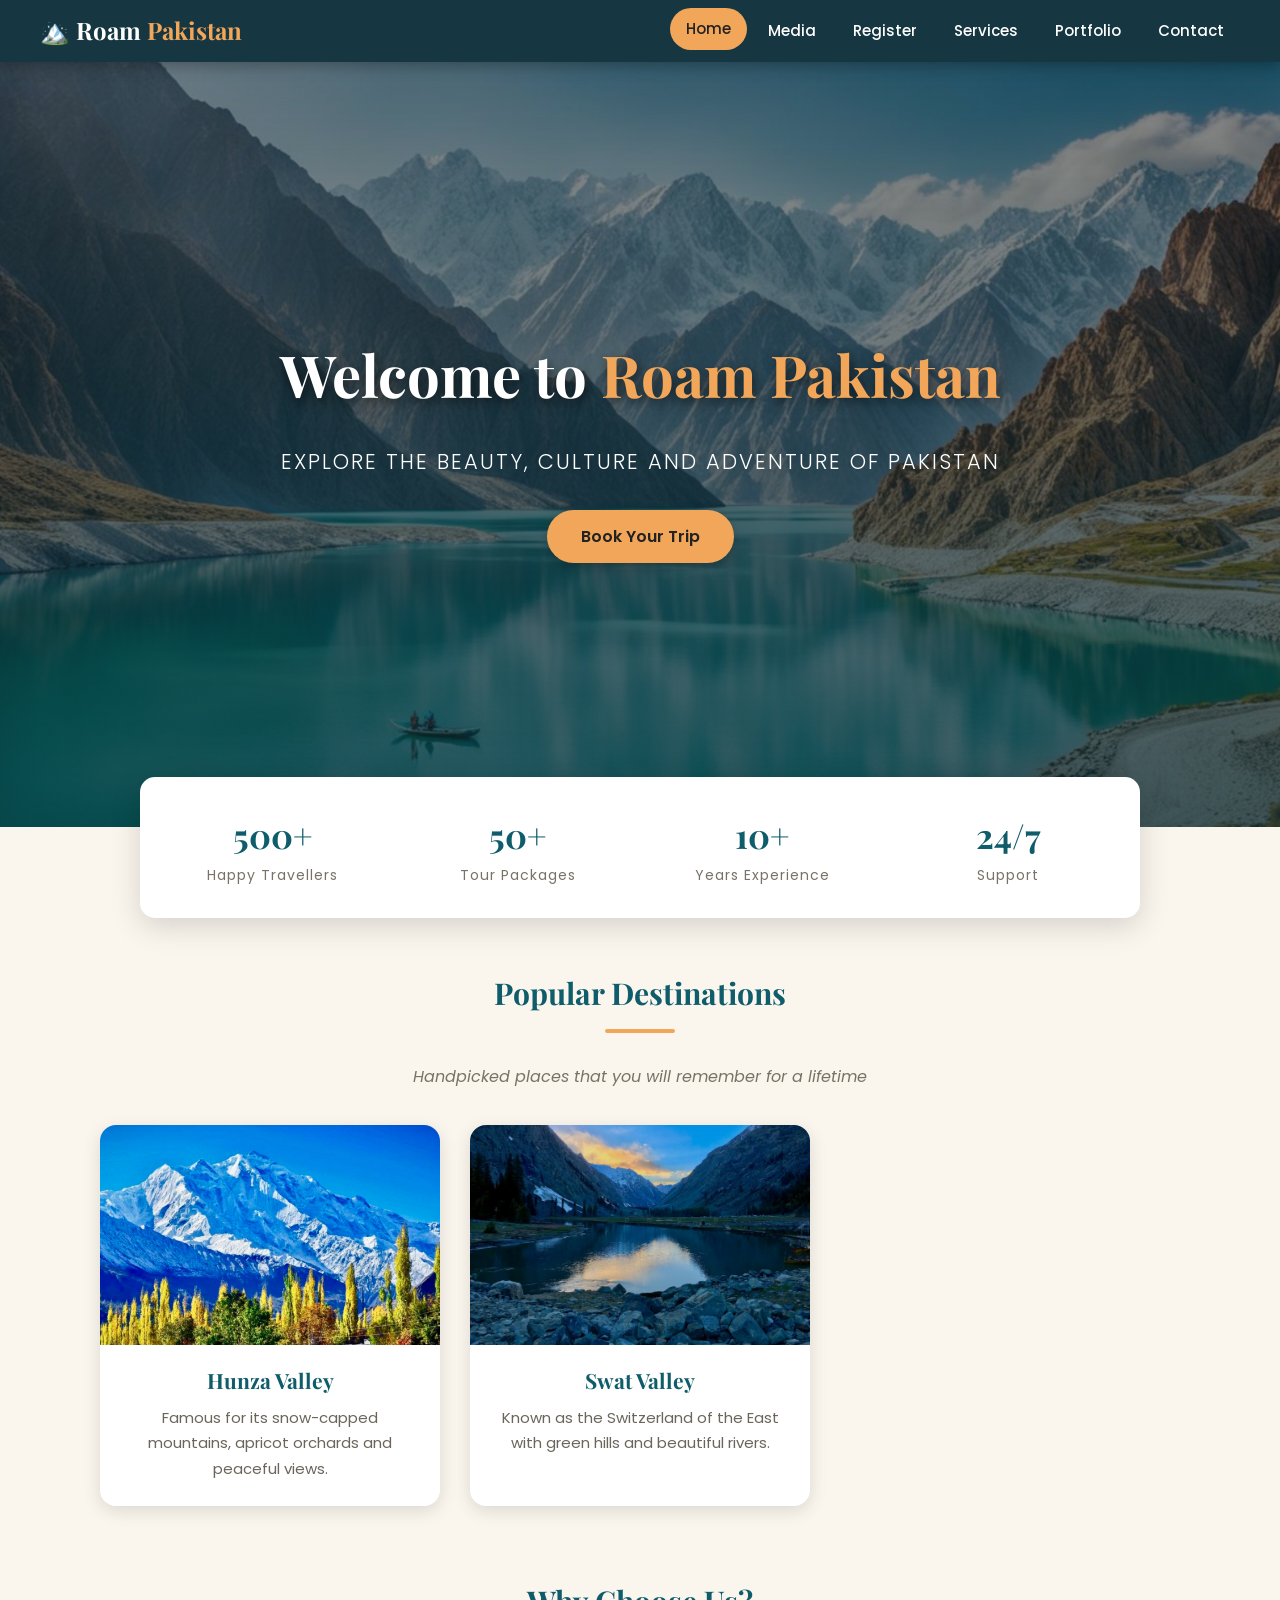
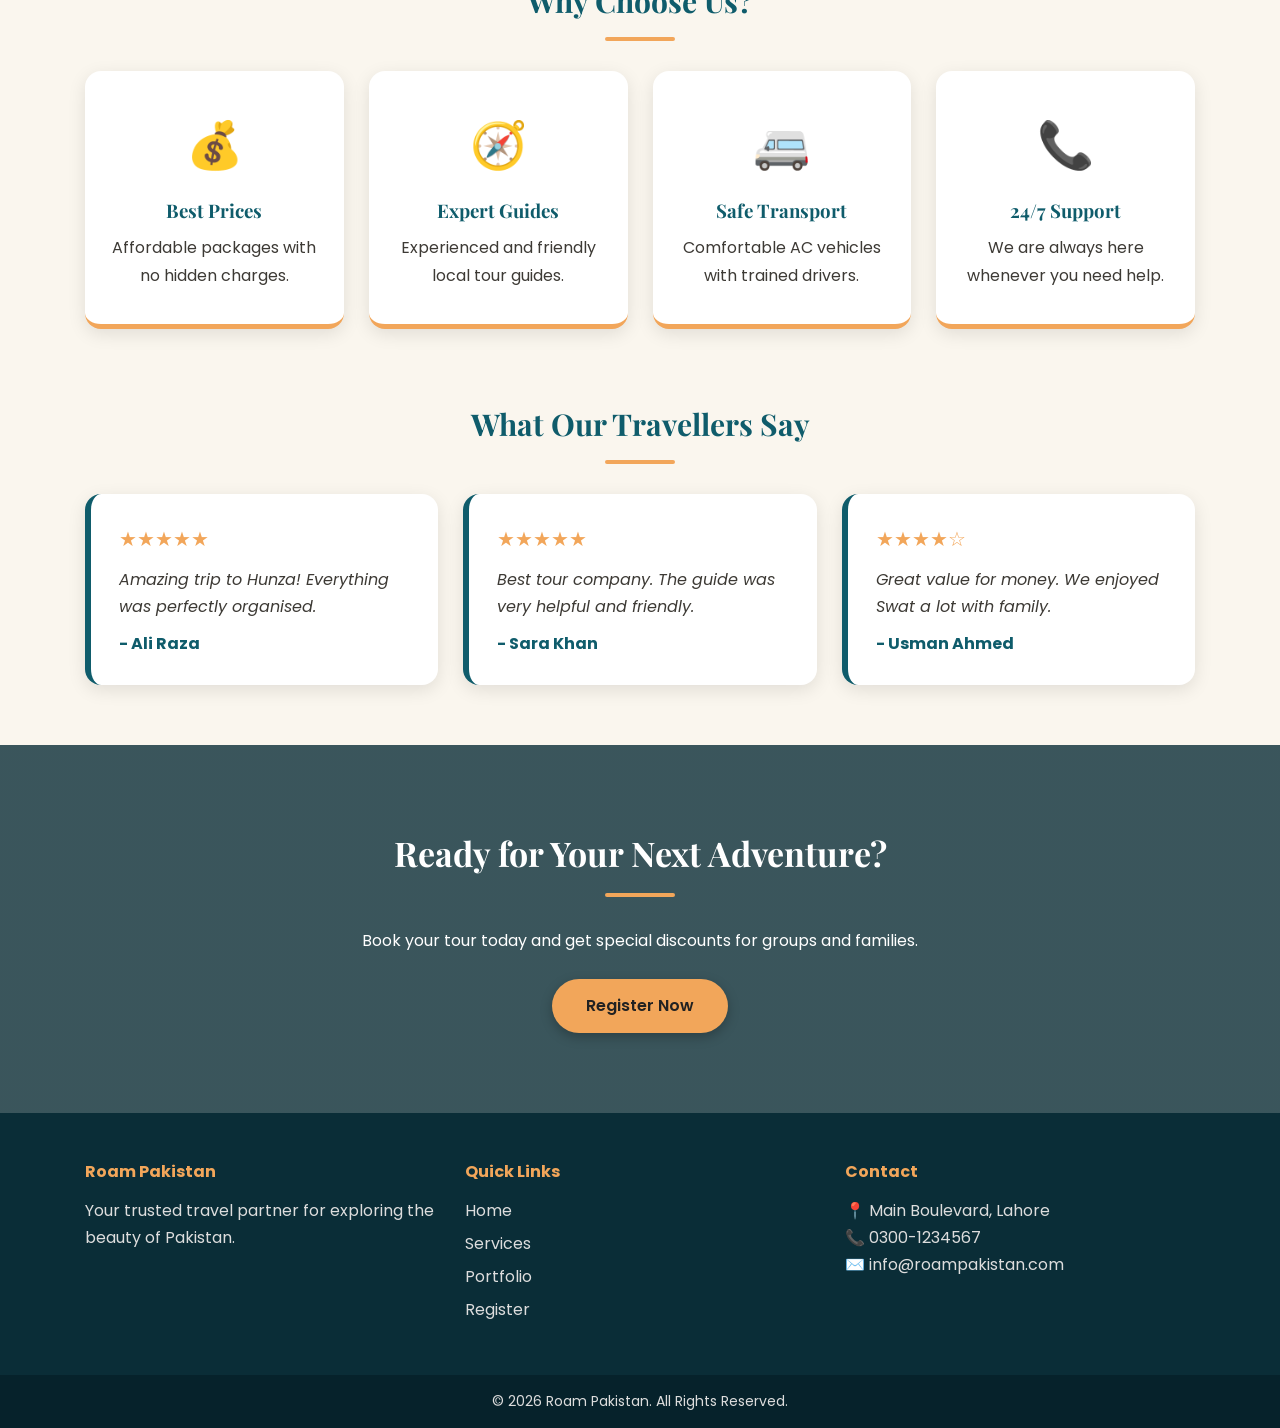
<file: index.html>
<!DOCTYPE html>
<html lang="en">
<head>
    <meta charset="UTF-8">
    <meta name="viewport" content="width=device-width, initial-scale=1.0">
    <meta name="description" content="Roam Pakistan - Explore Pakistan with the best tour packages.">
    <title>Roam Pakistan | Home</title>
    <link rel="stylesheet" href="style.css">
</head>
<body>

    <header class="navbar">
        <a class="logo" href="index.html">🏔️ Roam <span>Pakistan</span></a>
        <nav>
            <a href="index.html" class="active">Home</a>
            <a href="media.html">Media</a>
            <a href="register.html">Register</a>
            <a href="services.html">Services</a>
            <a href="portfolio.html">Portfolio</a>
            <a href="contact.html">Contact</a>
        </nav>
    </header>

    <section class="hero">
        <h1>Welcome to <span>Roam Pakistan</span></h1>
        <p>Explore the beauty, culture and adventure of Pakistan</p>
        <a href="register.html" class="btn">Book Your Trip</a>
        <span class="scroll-down">⌄</span>
    </section>

    <section class="stats">
        <div><h3>500+</h3><p>Happy Travellers</p></div>
        <div><h3>50+</h3><p>Tour Packages</p></div>
        <div><h3>10+</h3><p>Years Experience</p></div>
        <div><h3>24/7</h3><p>Support</p></div>
    </section>

    <main>
        <h2>Popular Destinations</h2>
        <p class="subtitle">Handpicked places that you will remember for a lifetime</p>
        <section class="cards">
            <article class="card">
                <div class="img-box"><img src="images/dest1.jpg" alt="Hunza Valley"></div>
                <h3>Hunza Valley</h3>
                <p>Famous for its snow-capped mountains, apricot orchards and peaceful views.</p>
            </article>
            <article class="card">
                <div class="img-box"><img src="images/dest2.jpg" alt="Swat Valley"></div>
                <h3>Swat Valley</h3>
                <p>Known as the Switzerland of the East with green hills and beautiful rivers.</p>
            </article>
            <article class="card">
                <div class="img-box"><img src="images/dest3.jpg" alt="Fairy Meadows"></div>
                <h3>Fairy Meadows</h3>
                <p>A magical meadow with a stunning view of Nanga Parbat peak.</p>
            </article>
        </section>

        <h2 style="margin-top:70px;">Why Choose Us?</h2>
        <section class="features">
            <div class="feature"><span class="icon">💰</span><h3>Best Prices</h3><p>Affordable packages with no hidden charges.</p></div>
            <div class="feature"><span class="icon">🧭</span><h3>Expert Guides</h3><p>Experienced and friendly local tour guides.</p></div>
            <div class="feature"><span class="icon">🚐</span><h3>Safe Transport</h3><p>Comfortable AC vehicles with trained drivers.</p></div>
            <div class="feature"><span class="icon">📞</span><h3>24/7 Support</h3><p>We are always here whenever you need help.</p></div>
        </section>

        <h2 style="margin-top:70px;">What Our Travellers Say</h2>
        <section class="reviews">
            <div class="review"><div class="stars">★★★★★</div><p>Amazing trip to Hunza! Everything was perfectly organised.</p><h4>- Ali Raza</h4></div>
            <div class="review"><div class="stars">★★★★★</div><p>Best tour company. The guide was very helpful and friendly.</p><h4>- Sara Khan</h4></div>
            <div class="review"><div class="stars">★★★★☆</div><p>Great value for money. We enjoyed Swat a lot with family.</p><h4>- Usman Ahmed</h4></div>
        </section>
    </main>

    <section class="cta">
        <h2>Ready for Your Next Adventure?</h2>
        <p>Book your tour today and get special discounts for groups and families.</p>
        <a href="register.html" class="btn">Register Now</a>
    </section>

    <footer>
        <div class="footer-grid">
            <div>
                <h4>Roam Pakistan</h4>
                <p>Your trusted travel partner for exploring the beauty of Pakistan.</p>
            </div>
            <div>
                <h4>Quick Links</h4>
                <a href="index.html">Home</a>
                <a href="services.html">Services</a>
                <a href="portfolio.html">Portfolio</a>
                <a href="register.html">Register</a>
            </div>
            <div>
                <h4>Contact</h4>
                <p>📍 Main Boulevard, Lahore</p>
                <p>📞 0300-1234567</p>
                <p>✉️ info@roampakistan.com</p>
            </div>
        </div>
        <div class="copy">&copy; 2026 Roam Pakistan. All Rights Reserved.</div>
    </footer>

</body>
</html>
</file>
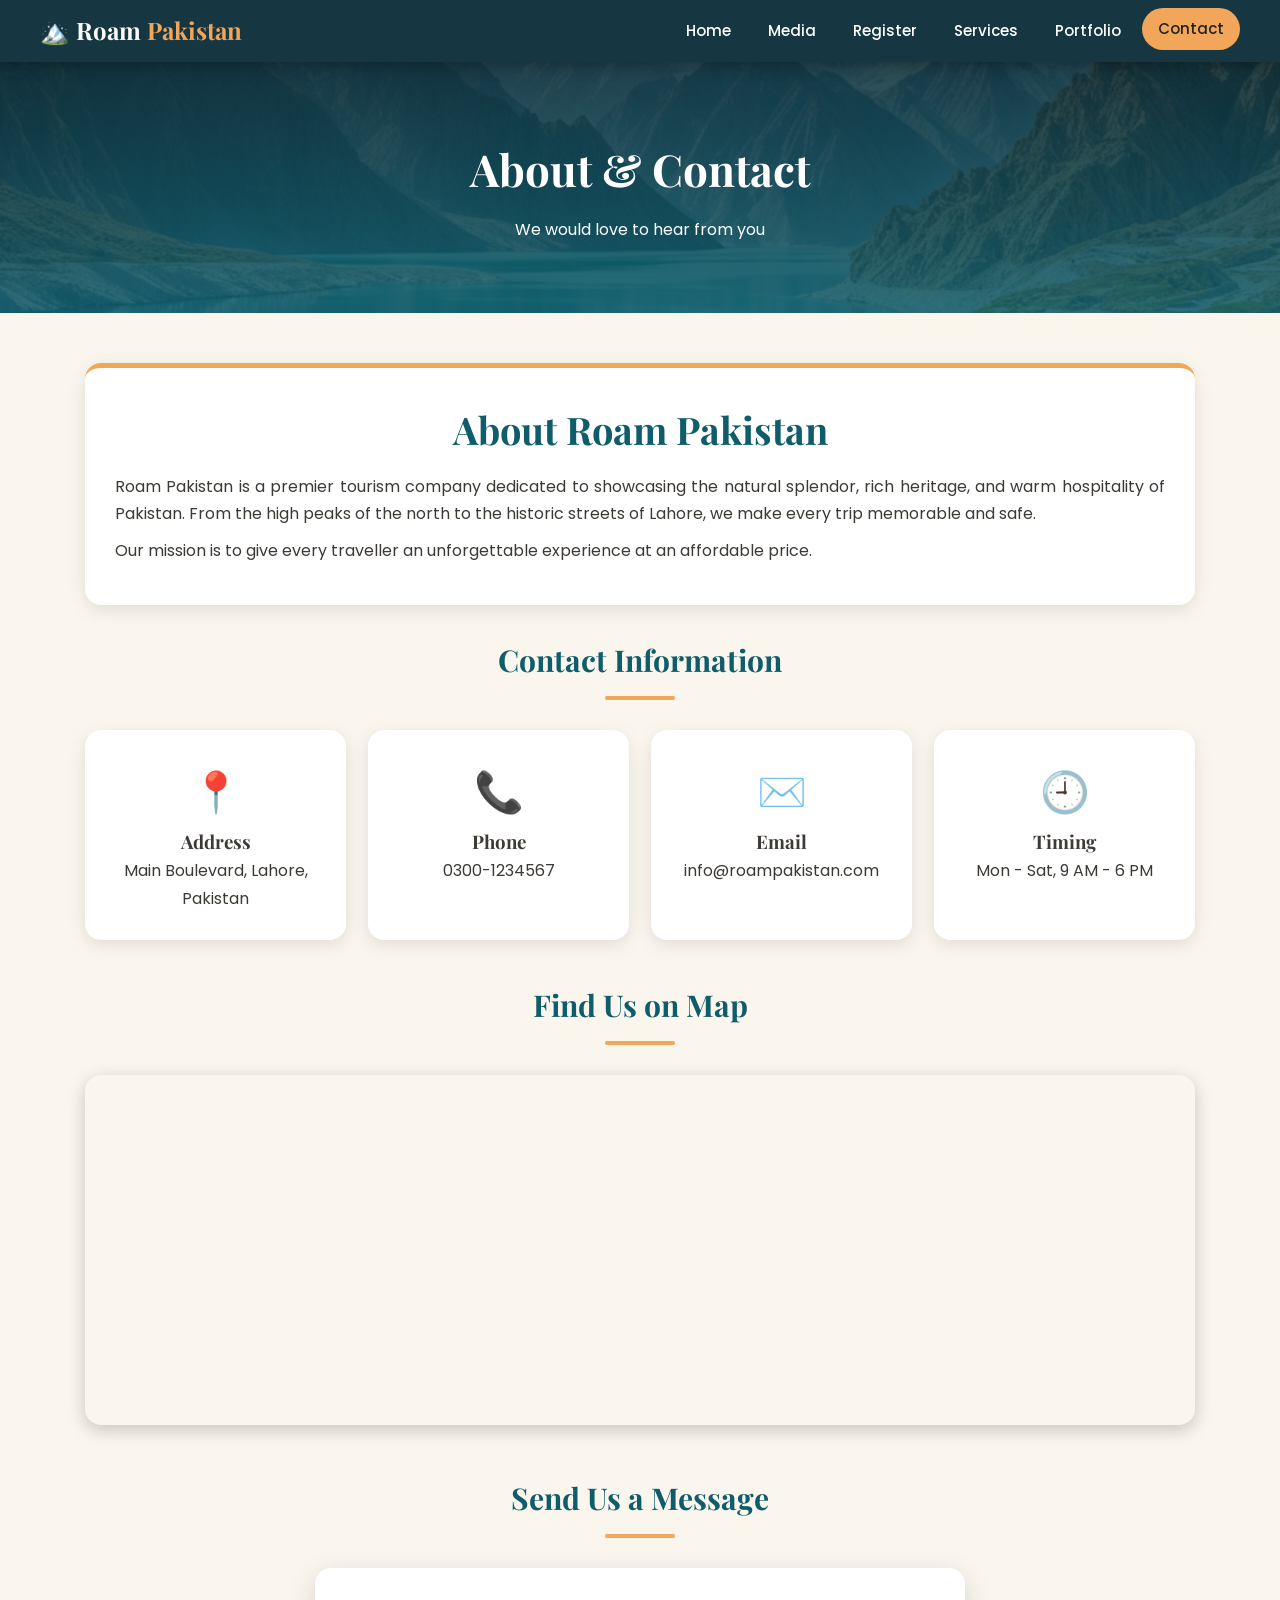
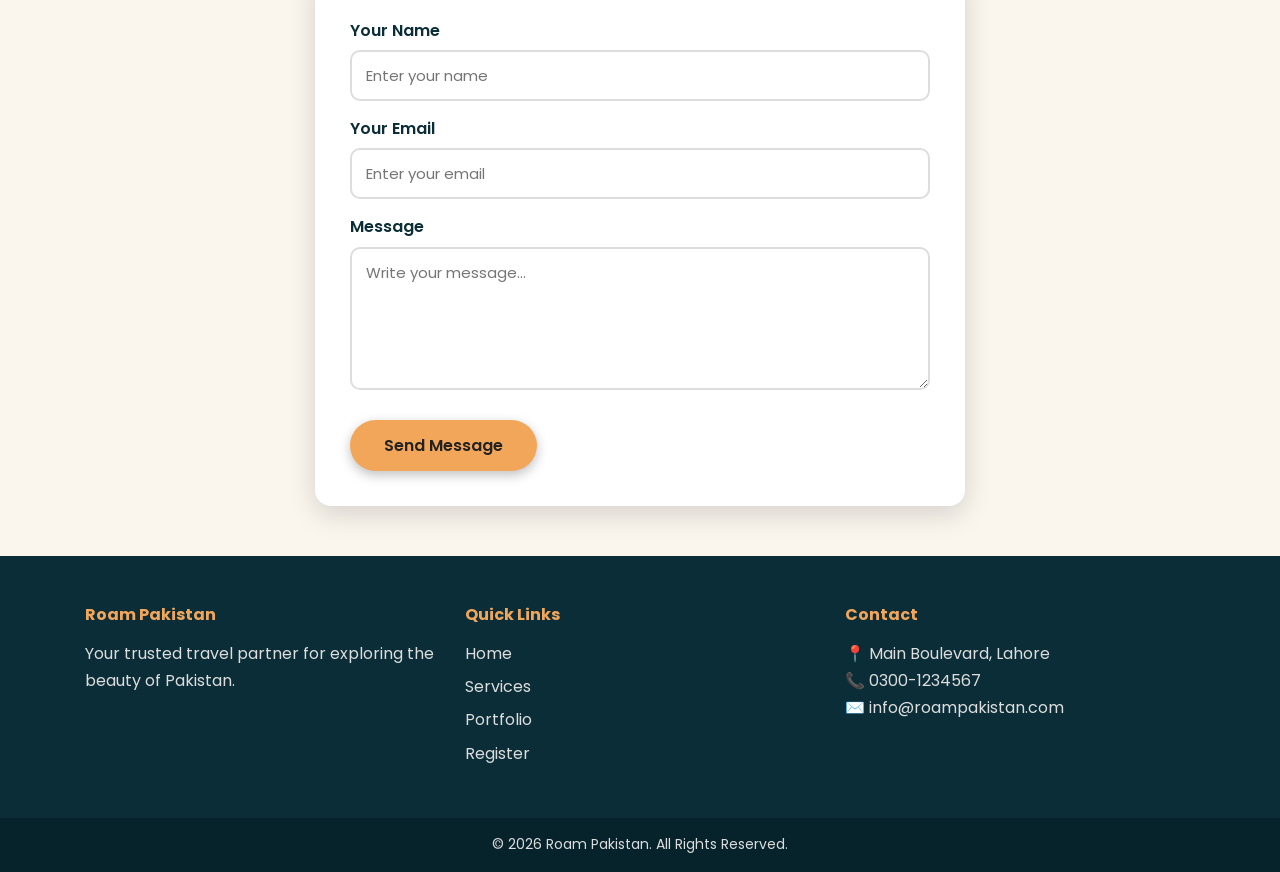
<file: contact.html>
<!DOCTYPE html>
<html lang="en">
<head>
    <meta charset="UTF-8">
    <meta name="viewport" content="width=device-width, initial-scale=1.0">
    <meta name="description" content="Roam Pakistan - Explore Pakistan with the best tour packages.">
    <title>Roam Pakistan | Contact Us</title>
    <link rel="stylesheet" href="style.css">
</head>
<body>

    <header class="navbar">
        <a class="logo" href="index.html">🏔️ Roam <span>Pakistan</span></a>
        <nav>
            <a href="index.html">Home</a>
            <a href="media.html">Media</a>
            <a href="register.html">Register</a>
            <a href="services.html">Services</a>
            <a href="portfolio.html">Portfolio</a>
            <a href="contact.html" class="active">Contact</a>
        </nav>
    </header>

    <section class="page-banner">
        <h1>About &amp; Contact</h1>
        <p>We would love to hear from you</p>
    </section>

    <main>
        <section class="about">
            <h1>About Roam Pakistan</h1>
            <p>Roam Pakistan is a premier tourism company dedicated to showcasing the natural splendor, rich heritage, and warm hospitality of Pakistan. From the high peaks of the north to the historic streets of Lahore, we make every trip memorable and safe.</p>
            <p>Our mission is to give every traveller an unforgettable experience at an affordable price.</p>
        </section>

        <h2>Contact Information</h2>
        <section class="contact-grid">
            <div class="contact-card"><span class="icon">📍</span><h3>Address</h3><p>Main Boulevard, Lahore, Pakistan</p></div>
            <div class="contact-card"><span class="icon">📞</span><h3>Phone</h3><p>0300-1234567</p></div>
            <div class="contact-card"><span class="icon">✉️</span><h3>Email</h3><p>info@roampakistan.com</p></div>
            <div class="contact-card"><span class="icon">🕘</span><h3>Timing</h3><p>Mon - Sat, 9 AM - 6 PM</p></div>
        </section>

        <h2>Find Us on Map</h2>
        <iframe class="map" src="https://www.google.com/maps?q=Lahore,Pakistan&output=embed" title="Map" loading="lazy"></iframe>

        <h2>Send Us a Message</h2>
        <form class="form-box single" action="#" method="post">
            <label for="cname">Your Name</label>
            <input type="text" id="cname" name="cname" placeholder="Enter your name" required>

            <label for="cemail">Your Email</label>
            <input type="email" id="cemail" name="cemail" placeholder="Enter your email" required>

            <label for="cmsg">Message</label>
            <textarea id="cmsg" name="cmsg" rows="5" placeholder="Write your message..." required></textarea>

            <button type="submit" class="btn">Send Message</button>
        </form>
    </main>

    <footer>
        <div class="footer-grid">
            <div>
                <h4>Roam Pakistan</h4>
                <p>Your trusted travel partner for exploring the beauty of Pakistan.</p>
            </div>
            <div>
                <h4>Quick Links</h4>
                <a href="index.html">Home</a>
                <a href="services.html">Services</a>
                <a href="portfolio.html">Portfolio</a>
                <a href="register.html">Register</a>
            </div>
            <div>
                <h4>Contact</h4>
                <p>📍 Main Boulevard, Lahore</p>
                <p>📞 0300-1234567</p>
                <p>✉️ info@roampakistan.com</p>
            </div>
        </div>
        <div class="copy">&copy; 2026 Roam Pakistan. All Rights Reserved.</div>
    </footer>

</body>
</html>
</file>
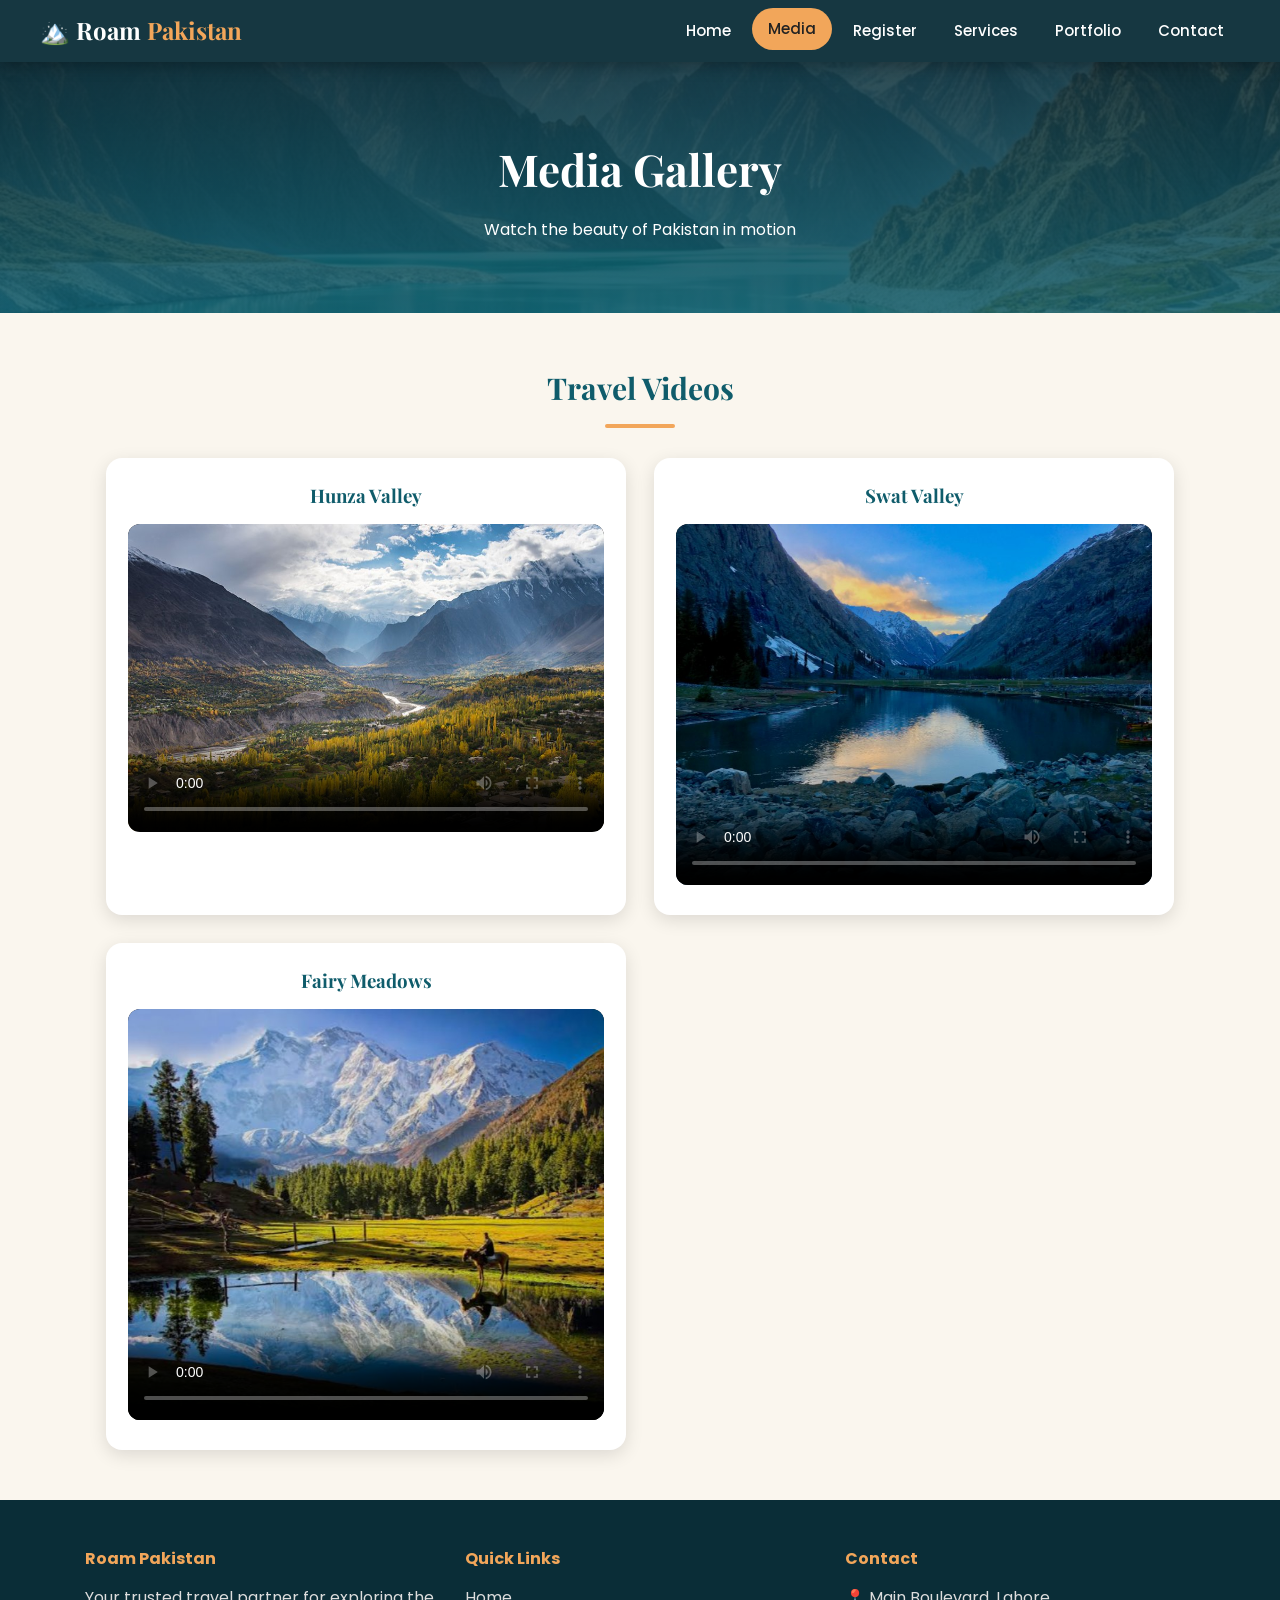
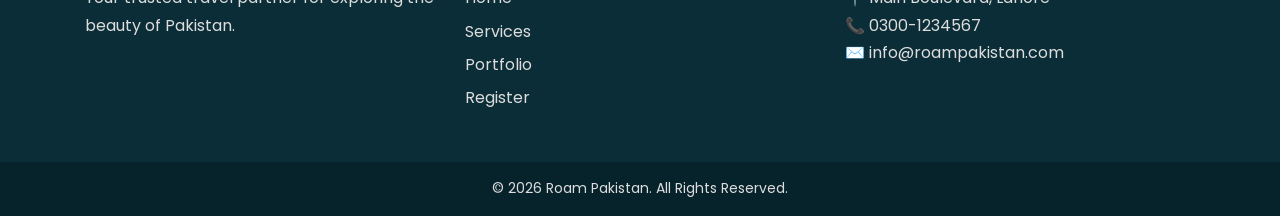
<file: media.html>
<!DOCTYPE html>
<html lang="en">
<head>
    <meta charset="UTF-8">
    <meta name="viewport" content="width=device-width, initial-scale=1.0">
    <meta name="description" content="Roam Pakistan - Explore Pakistan with the best tour packages.">
    <title>Roam Pakistan | Media</title>
    <link rel="stylesheet" href="style.css">
</head>
<body>

    <header class="navbar">
        <a class="logo" href="index.html">🏔️ Roam <span>Pakistan</span></a>
        <nav>
            <a href="index.html">Home</a>
            <a href="media.html" class="active">Media</a>
            <a href="register.html">Register</a>
            <a href="services.html">Services</a>
            <a href="portfolio.html">Portfolio</a>
            <a href="contact.html">Contact</a>
        </nav>
    </header>

    <section class="page-banner">
        <h1>Media Gallery</h1>
        <p>Watch the beauty of Pakistan in motion</p>
    </section>

    <main>
        <h2>Travel Videos</h2>
        <section class="media-grid">
            <div class="media-box">
                <h3>Hunza Valley</h3>
                <video controls poster="images/gallery1.jpg">
                    <source src="videos/hunza.mp4" type="video/mp4">
                    Your browser does not support the video tag.
                </video>
            </div>
            <div class="media-box">
                <h3>Swat Valley</h3>
                <video controls poster="images/dest2.jpg">
                    <source src="videos/swat.mp4" type="video/mp4">
                    Your browser does not support the video tag.
                </video>
            </div>
            <div class="media-box">
                <h3>Fairy Meadows</h3>
                <video controls poster="images/dest3.jpg">
                    <source src="videos/fairy.mp4" type="video/mp4">
                    Your browser does not support the video tag.
                </video>
            </div>
        </section>
    </main>

    <footer>
        <div class="footer-grid">
            <div>
                <h4>Roam Pakistan</h4>
                <p>Your trusted travel partner for exploring the beauty of Pakistan.</p>
            </div>
            <div>
                <h4>Quick Links</h4>
                <a href="index.html">Home</a>
                <a href="services.html">Services</a>
                <a href="portfolio.html">Portfolio</a>
                <a href="register.html">Register</a>
            </div>
            <div>
                <h4>Contact</h4>
                <p>📍 Main Boulevard, Lahore</p>
                <p>📞 0300-1234567</p>
                <p>✉️ info@roampakistan.com</p>
            </div>
        </div>
        <div class="copy">&copy; 2026 Roam Pakistan. All Rights Reserved.</div>
    </footer>

</body>
</html>
</file>
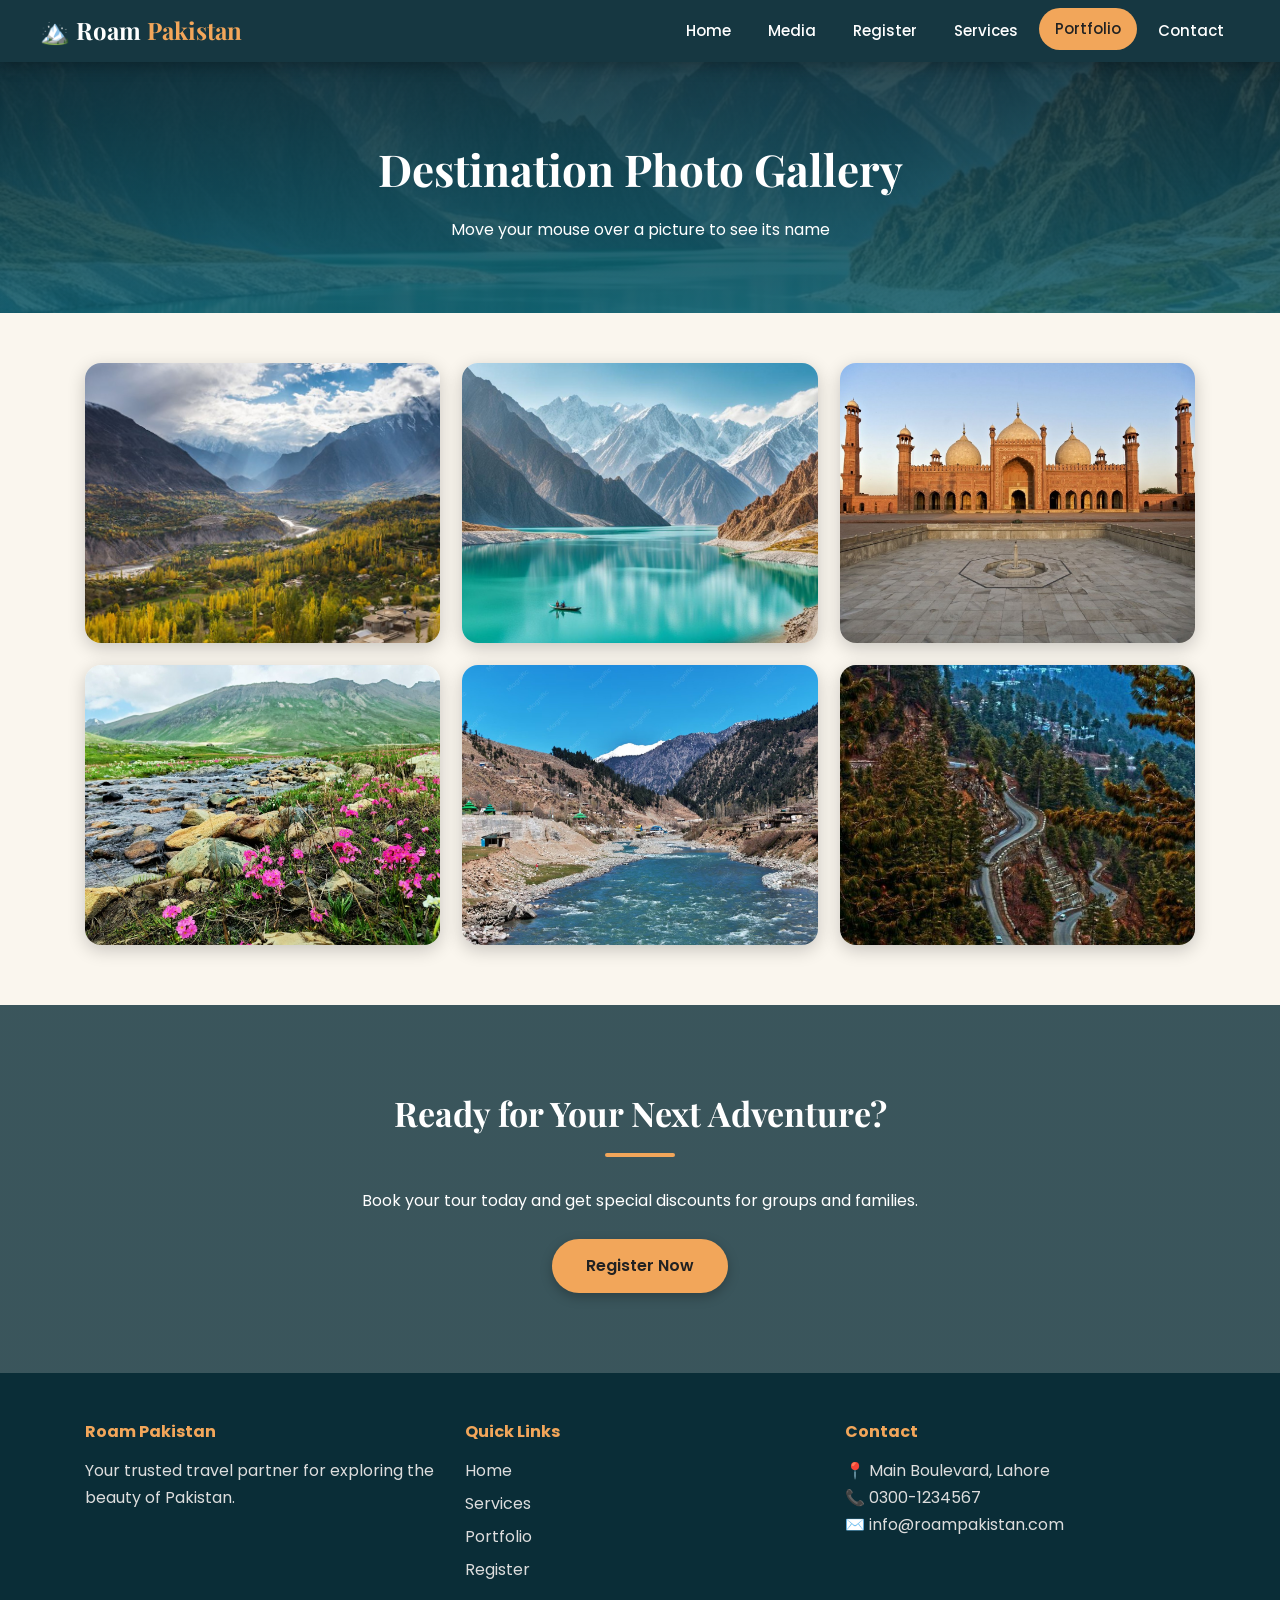
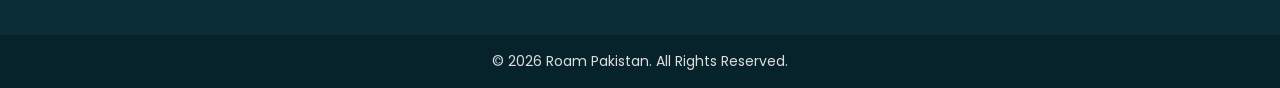
<file: portfolio.html>
<!DOCTYPE html>
<html lang="en">
<head>
    <meta charset="UTF-8">
    <meta name="viewport" content="width=device-width, initial-scale=1.0">
    <meta name="description" content="Roam Pakistan - Explore Pakistan with the best tour packages.">
    <title>Roam Pakistan | Portfolio</title>
    <link rel="stylesheet" href="style.css">
</head>
<body>

    <header class="navbar">
        <a class="logo" href="index.html">🏔️ Roam <span>Pakistan</span></a>
        <nav>
            <a href="index.html">Home</a>
            <a href="media.html">Media</a>
            <a href="register.html">Register</a>
            <a href="services.html">Services</a>
            <a href="portfolio.html" class="active">Portfolio</a>
            <a href="contact.html">Contact</a>
        </nav>
    </header>

    <section class="page-banner">
        <h1>Destination Photo Gallery</h1>
        <p>Move your mouse over a picture to see its name</p>
    </section>

    <main>
        <section class="gallery">
            <figure>
                <img src="images/gallery1.jpg" alt="Hunza Valley in Autumn">
                <figcaption>Hunza Valley in Autumn</figcaption>
            </figure>
            <figure>
                <img src="images/gallery2.jpg" alt="Attabad Lake">
                <figcaption>Attabad Lake</figcaption>
            </figure>
            <figure>
                <img src="images/gallery3.jpg" alt="Badshahi Mosque, Lahore">
                <figcaption>Badshahi Mosque, Lahore</figcaption>
            </figure>
            <figure>
                <img src="images/gallery4.jpg" alt="Skardu">
                <figcaption>Skardu</figcaption>
            </figure>
            <figure>
                <img src="images/gallery5.jpg" alt="Swat River">
                <figcaption>Swat River</figcaption>
            </figure>
            <figure>
                <img src="images/gallery6.jpg" alt="Murree Hills">
                <figcaption>Murree Hills</figcaption>
            </figure>
        </section>
    </main>

    <section class="cta">
        <h2>Ready for Your Next Adventure?</h2>
        <p>Book your tour today and get special discounts for groups and families.</p>
        <a href="register.html" class="btn">Register Now</a>
    </section>

    <footer>
        <div class="footer-grid">
            <div>
                <h4>Roam Pakistan</h4>
                <p>Your trusted travel partner for exploring the beauty of Pakistan.</p>
            </div>
            <div>
                <h4>Quick Links</h4>
                <a href="index.html">Home</a>
                <a href="services.html">Services</a>
                <a href="portfolio.html">Portfolio</a>
                <a href="register.html">Register</a>
            </div>
            <div>
                <h4>Contact</h4>
                <p>📍 Main Boulevard, Lahore</p>
                <p>📞 0300-1234567</p>
                <p>✉️ info@roampakistan.com</p>
            </div>
        </div>
        <div class="copy">&copy; 2026 Roam Pakistan. All Rights Reserved.</div>
    </footer>

</body>
</html>
</file>
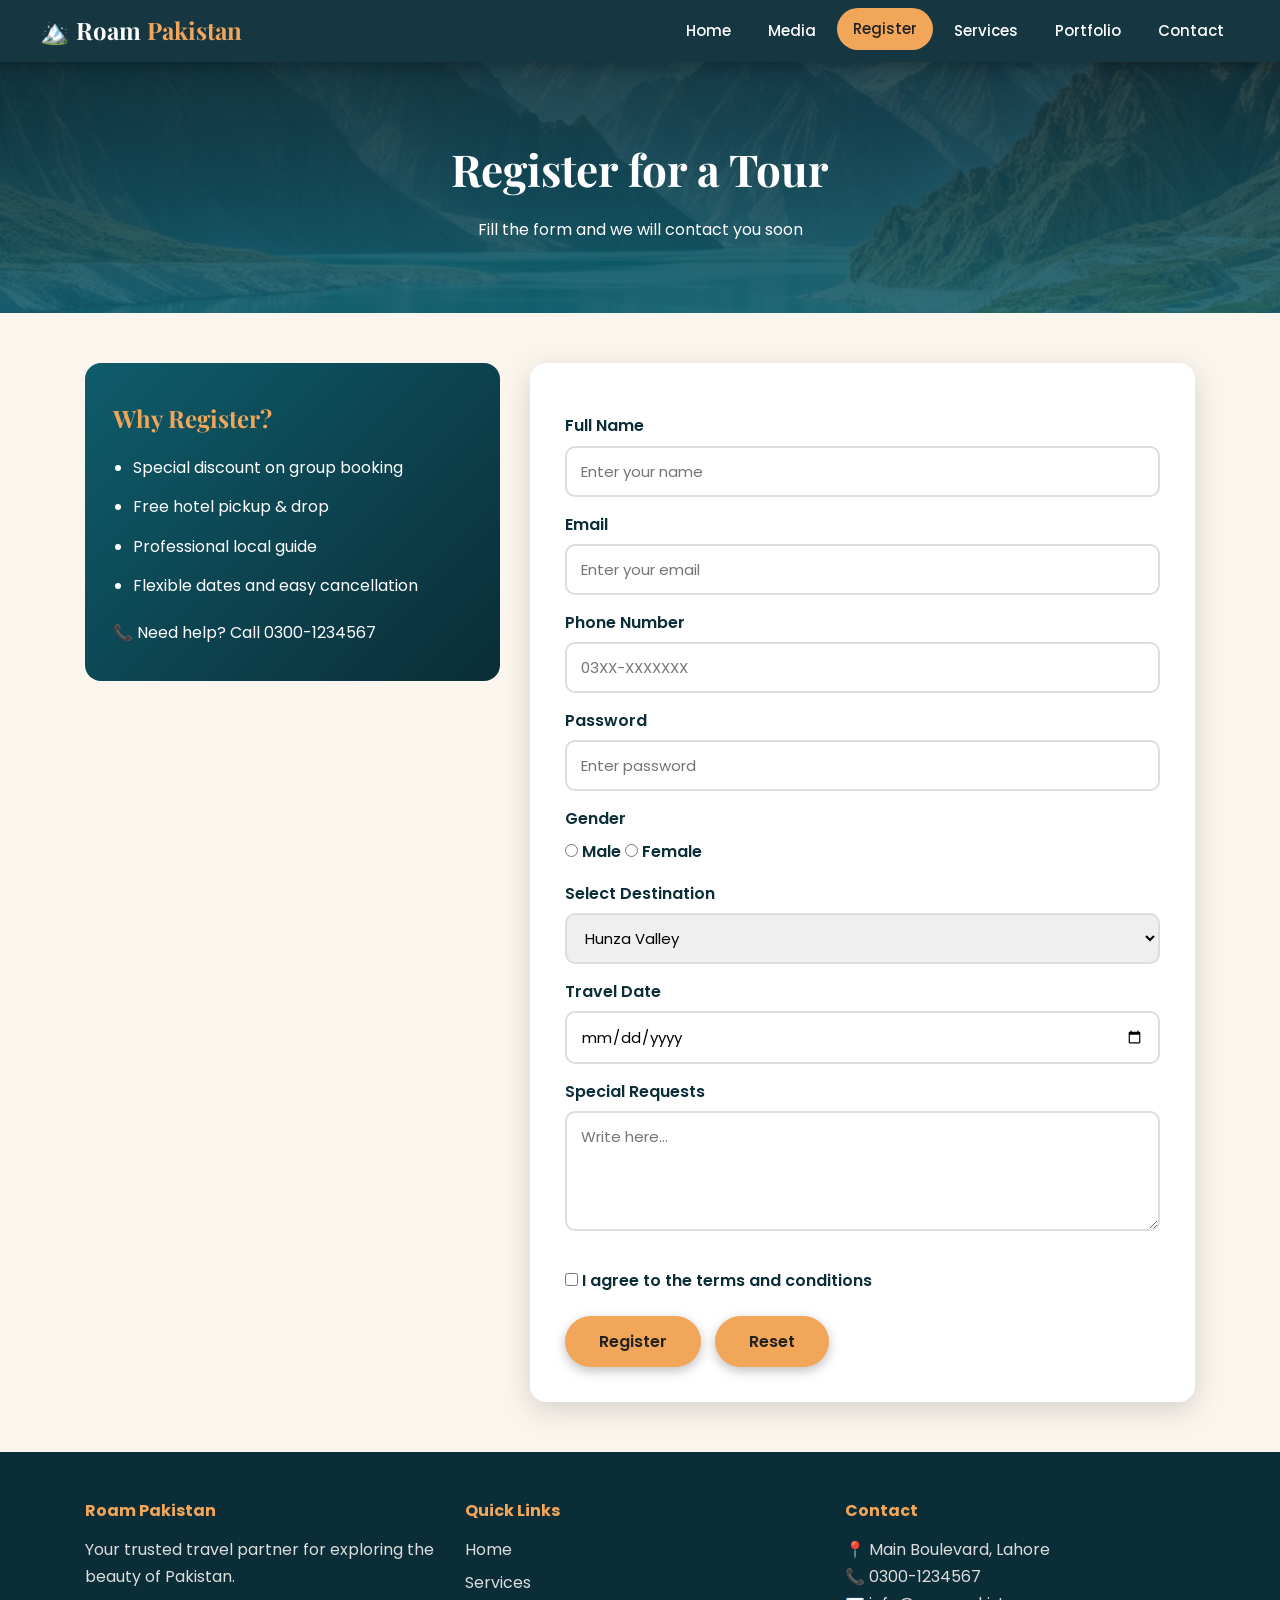
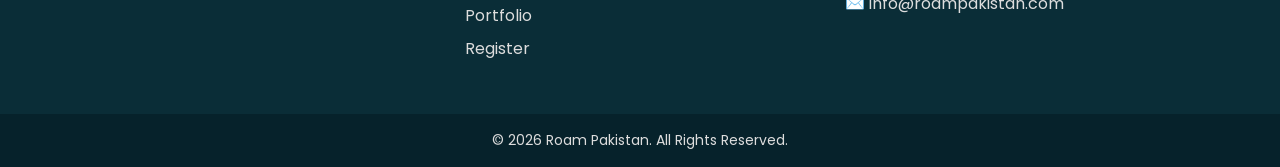
<file: register.html>
<!DOCTYPE html>
<html lang="en">
<head>
    <meta charset="UTF-8">
    <meta name="viewport" content="width=device-width, initial-scale=1.0">
    <meta name="description" content="Roam Pakistan - Explore Pakistan with the best tour packages.">
    <title>Roam Pakistan | Register</title>
    <link rel="stylesheet" href="style.css">
</head>
<body>

    <header class="navbar">
        <a class="logo" href="index.html">🏔️ Roam <span>Pakistan</span></a>
        <nav>
            <a href="index.html">Home</a>
            <a href="media.html">Media</a>
            <a href="register.html" class="active">Register</a>
            <a href="services.html">Services</a>
            <a href="portfolio.html">Portfolio</a>
            <a href="contact.html">Contact</a>
        </nav>
    </header>

    <section class="page-banner">
        <h1>Register for a Tour</h1>
        <p>Fill the form and we will contact you soon</p>
    </section>

    <main>
        <section class="form-wrap">
            <aside class="info-box">
                <h3>Why Register?</h3>
                <ul>
                    <li>Special discount on group booking</li>
                    <li>Free hotel pickup &amp; drop</li>
                    <li>Professional local guide</li>
                    <li>Flexible dates and easy cancellation</li>
                </ul>
                <p style="margin-top:20px;">📞 Need help? Call 0300-1234567</p>
            </aside>

            <form class="form-box" action="#" method="post">
                <label for="name">Full Name</label>
                <input type="text" id="name" name="name" placeholder="Enter your name" required>

                <label for="email">Email</label>
                <input type="email" id="email" name="email" placeholder="Enter your email" required>

                <label for="phone">Phone Number</label>
                <input type="tel" id="phone" name="phone" placeholder="03XX-XXXXXXX" required>

                <label for="pass">Password</label>
                <input type="password" id="pass" name="pass" placeholder="Enter password" required>

                <label>Gender</label>
                <input type="radio" id="male" name="gender" value="male"> <label for="male" style="display:inline;">Male</label>
                <input type="radio" id="female" name="gender" value="female"> <label for="female" style="display:inline;">Female</label>

                <label for="place">Select Destination</label>
                <select id="place" name="place">
                    <option>Hunza Valley</option>
                    <option>Swat Valley</option>
                    <option>Fairy Meadows</option>
                    <option>Murree</option>
                    <option>Skardu</option>
                </select>

                <label for="date">Travel Date</label>
                <input type="date" id="date" name="date">

                <label for="msg">Special Requests</label>
                <textarea id="msg" name="msg" rows="4" placeholder="Write here..."></textarea>

                <br><br>
                <input type="checkbox" id="agree" required>
                <label for="agree" style="display:inline;">I agree to the terms and conditions</label>
                <br>

                <button type="submit" class="btn">Register</button>
                <button type="reset" class="btn">Reset</button>
            </form>
        </section>
    </main>

    <footer>
        <div class="footer-grid">
            <div>
                <h4>Roam Pakistan</h4>
                <p>Your trusted travel partner for exploring the beauty of Pakistan.</p>
            </div>
            <div>
                <h4>Quick Links</h4>
                <a href="index.html">Home</a>
                <a href="services.html">Services</a>
                <a href="portfolio.html">Portfolio</a>
                <a href="register.html">Register</a>
            </div>
            <div>
                <h4>Contact</h4>
                <p>📍 Main Boulevard, Lahore</p>
                <p>📞 0300-1234567</p>
                <p>✉️ info@roampakistan.com</p>
            </div>
        </div>
        <div class="copy">&copy; 2026 Roam Pakistan. All Rights Reserved.</div>
    </footer>

</body>
</html>
</file>
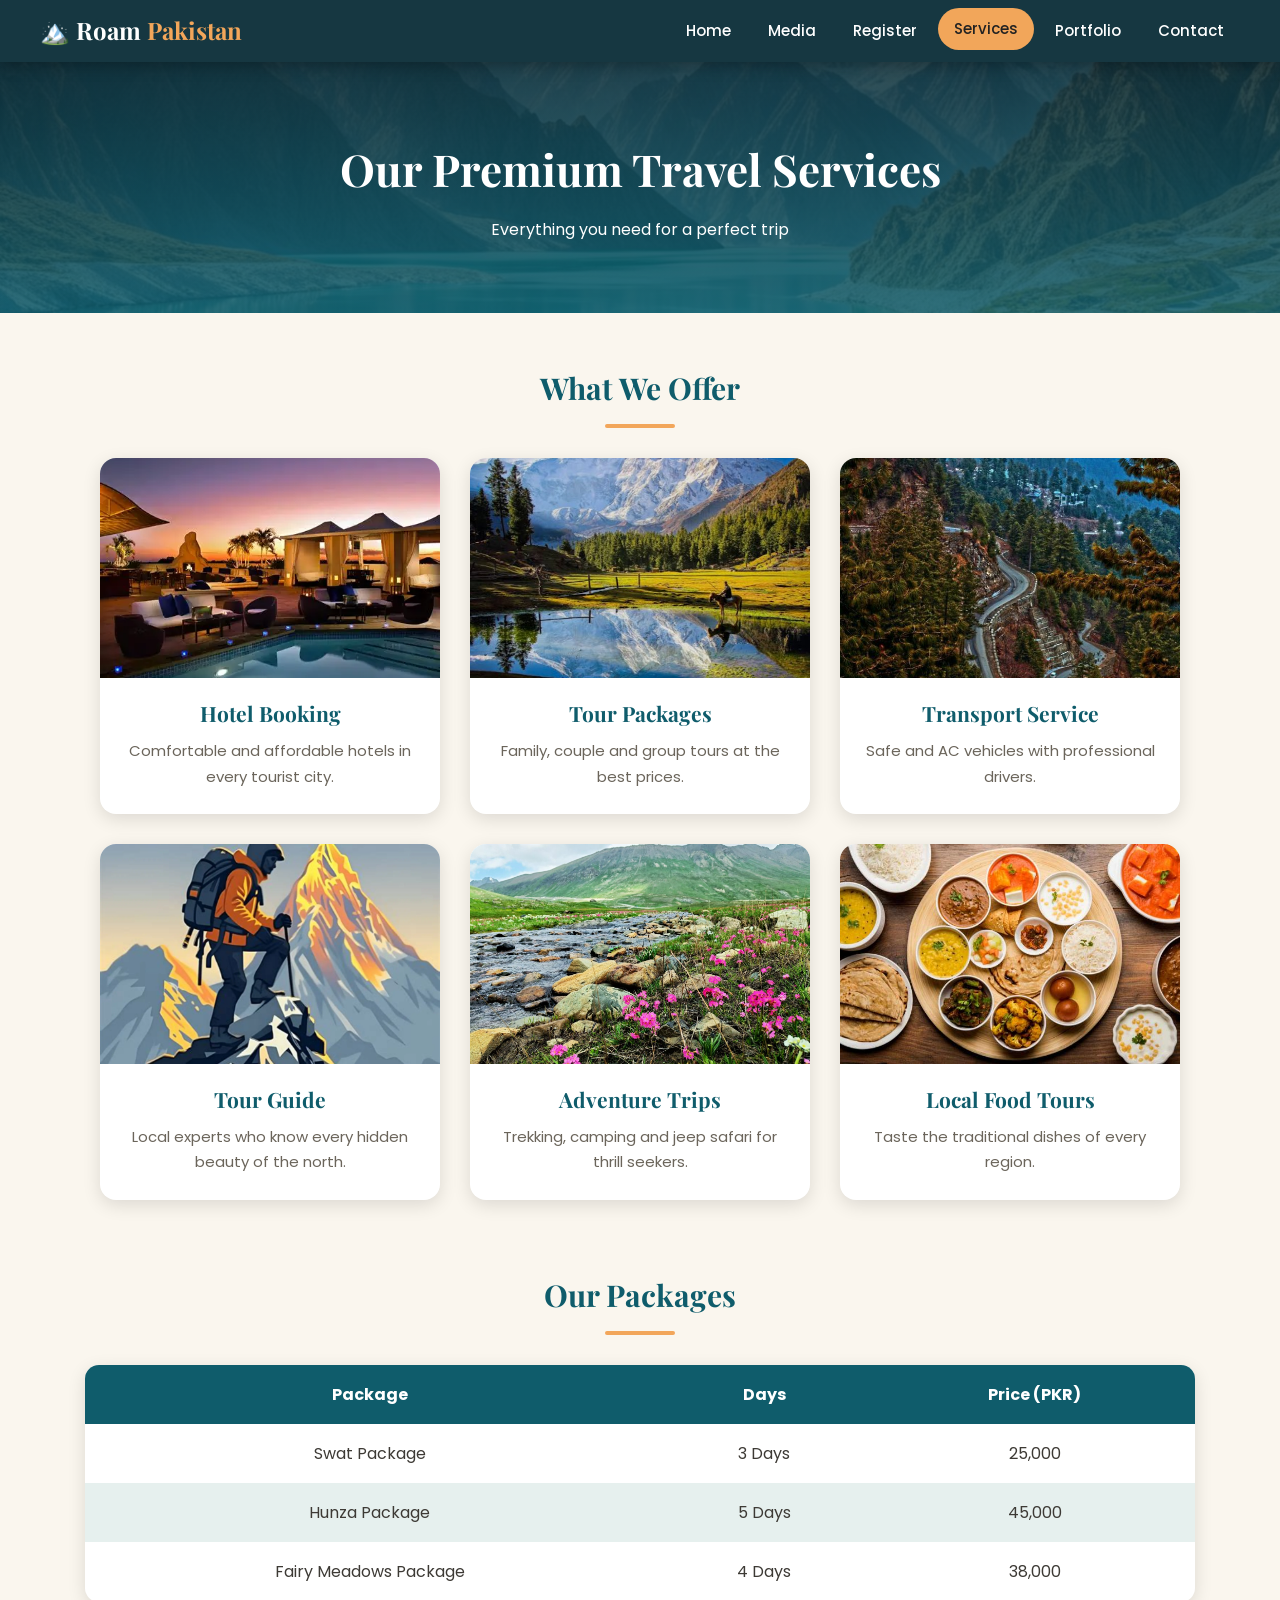
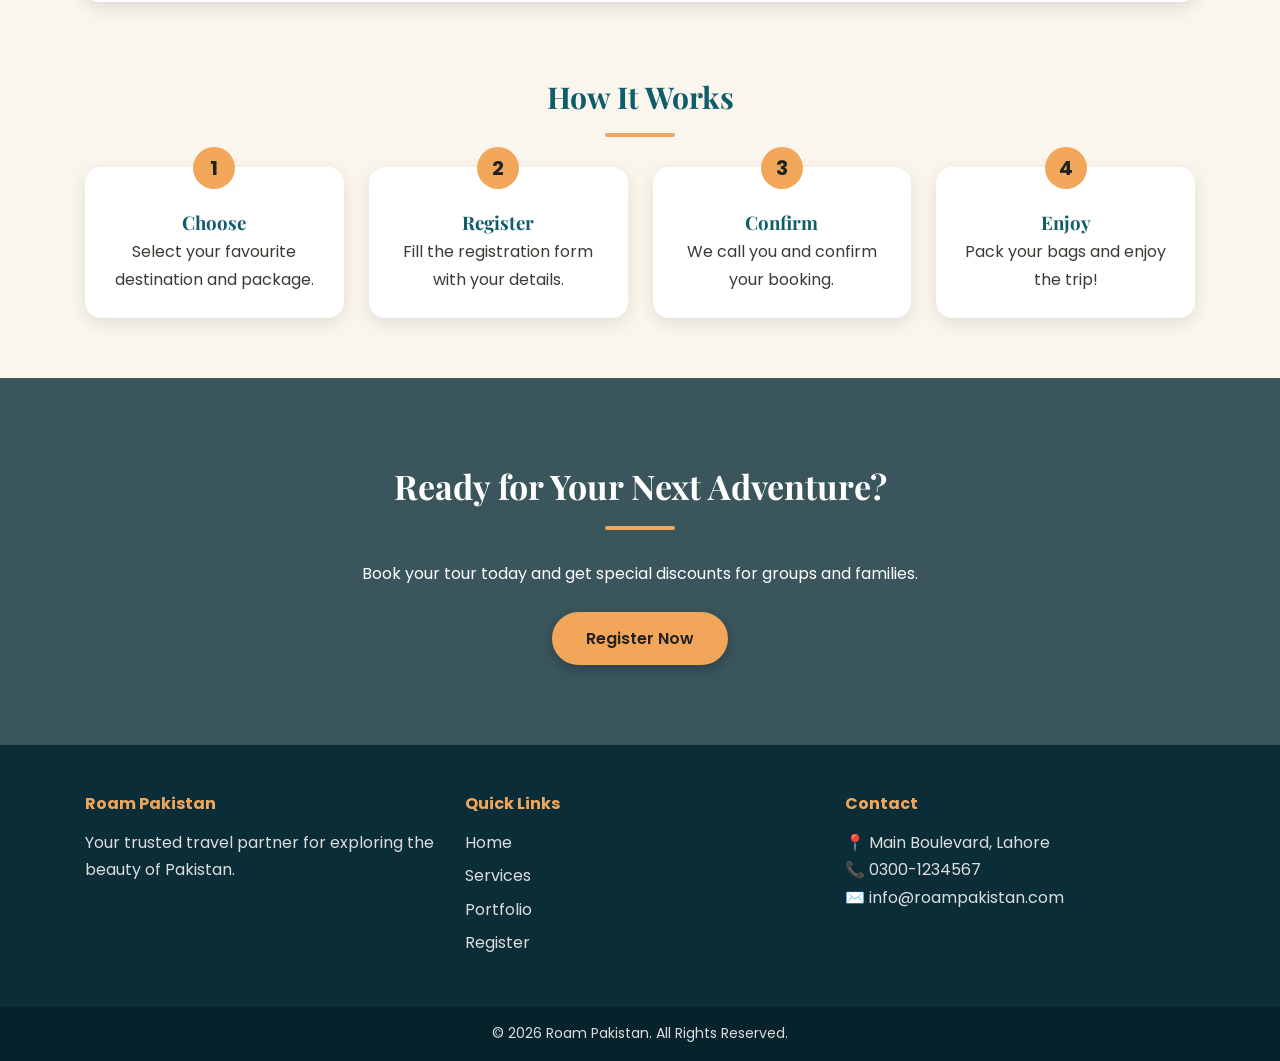
<file: services.html>
<!DOCTYPE html>
<html lang="en">
<head>
    <meta charset="UTF-8">
    <meta name="viewport" content="width=device-width, initial-scale=1.0">
    <meta name="description" content="Roam Pakistan - Explore Pakistan with the best tour packages.">
    <title>Roam Pakistan | Services</title>
    <link rel="stylesheet" href="style.css">
</head>
<body>

    <header class="navbar">
        <a class="logo" href="index.html">🏔️ Roam <span>Pakistan</span></a>
        <nav>
            <a href="index.html">Home</a>
            <a href="media.html">Media</a>
            <a href="register.html">Register</a>
            <a href="services.html" class="active">Services</a>
            <a href="portfolio.html">Portfolio</a>
            <a href="contact.html">Contact</a>
        </nav>
    </header>

    <section class="page-banner">
        <h1>Our Premium Travel Services</h1>
        <p>Everything you need for a perfect trip</p>
    </section>

    <main>
        <h2>What We Offer</h2>
        <section class="cards">
            <article class="card">
                <div class="img-box"><img src="images/hotel.jpg" alt="Hotel Booking"></div>
                <h3>Hotel Booking</h3>
                <p>Comfortable and affordable hotels in every tourist city.</p>
            </article>
            <article class="card">
                <div class="img-box"><img src="images/tours.jpg" alt="Tour Packages"></div>
                <h3>Tour Packages</h3>
                <p>Family, couple and group tours at the best prices.</p>
            </article>
            <article class="card">
                <div class="img-box"><img src="images/transport.jpg" alt="Transport Service"></div>
                <h3>Transport Service</h3>
                <p>Safe and AC vehicles with professional drivers.</p>
            </article>
            <article class="card">
                <div class="img-box"><img src="images/guide.jpg" alt="Tour Guide"></div>
                <h3>Tour Guide</h3>
                <p>Local experts who know every hidden beauty of the north.</p>
            </article>
            <article class="card">
                <div class="img-box"><img src="images/adventure.jpg" alt="Adventure Trips"></div>
                <h3>Adventure Trips</h3>
                <p>Trekking, camping and jeep safari for thrill seekers.</p>
            </article>
            <article class="card">
                <div class="img-box"><img src="images/food.jpg" alt="Local Food Tours"></div>
                <h3>Local Food Tours</h3>
                <p>Taste the traditional dishes of every region.</p>
            </article>
        </section>

        <h2 style="margin-top:70px;">Our Packages</h2>
        <table>
            <thead>
                <tr><th>Package</th><th>Days</th><th>Price (PKR)</th></tr>
            </thead>
            <tbody>
                <tr><td>Swat Package</td><td>3 Days</td><td>25,000</td></tr>
                <tr><td>Hunza Package</td><td>5 Days</td><td>45,000</td></tr>
                <tr><td>Fairy Meadows Package</td><td>4 Days</td><td>38,000</td></tr>
            </tbody>
        </table>

        <h2 style="margin-top:70px;">How It Works</h2>
        <section class="steps">
            <div class="step"><h3>Choose</h3><p>Select your favourite destination and package.</p></div>
            <div class="step"><h3>Register</h3><p>Fill the registration form with your details.</p></div>
            <div class="step"><h3>Confirm</h3><p>We call you and confirm your booking.</p></div>
            <div class="step"><h3>Enjoy</h3><p>Pack your bags and enjoy the trip!</p></div>
        </section>
    </main>

    <section class="cta">
        <h2>Ready for Your Next Adventure?</h2>
        <p>Book your tour today and get special discounts for groups and families.</p>
        <a href="register.html" class="btn">Register Now</a>
    </section>

    <footer>
        <div class="footer-grid">
            <div>
                <h4>Roam Pakistan</h4>
                <p>Your trusted travel partner for exploring the beauty of Pakistan.</p>
            </div>
            <div>
                <h4>Quick Links</h4>
                <a href="index.html">Home</a>
                <a href="services.html">Services</a>
                <a href="portfolio.html">Portfolio</a>
                <a href="register.html">Register</a>
            </div>
            <div>
                <h4>Contact</h4>
                <p>📍 Main Boulevard, Lahore</p>
                <p>📞 0300-1234567</p>
                <p>✉️ info@roampakistan.com</p>
            </div>
        </div>
        <div class="copy">&copy; 2026 Roam Pakistan. All Rights Reserved.</div>
    </footer>

</body>
</html>
</file>
<file: style.css>
/* ===== Roam Pakistan - Main Stylesheet ===== */
@import url('https://fonts.googleapis.com/css2?family=Playfair+Display:wght@600;700;800&family=Poppins:wght@300;400;500;600;700&display=swap');

:root {
    --green: #0f5c6b;
    --dark: #0a2d37;
    --gold: #f2a65a;
    --light: #faf6ee;
    --text: #3d3a35;
}

* { margin: 0; padding: 0; box-sizing: border-box; }
html { scroll-behavior: smooth; }

body {
    font-family: 'Poppins', 'Segoe UI', Arial, sans-serif;
    background: var(--light);
    color: var(--text);
    line-height: 1.7;
}

main { max-width: 1150px; margin: 50px auto; padding: 0 20px; }

h1, h2, h3, .logo { font-family: 'Playfair Display', Georgia, serif; }
h1 { text-align: center; color: var(--green); font-size: 38px; margin-bottom: 10px; }
h2 { text-align: center; color: var(--green); font-size: 30px; margin-bottom: 10px; }
h2::after {
    content: ""; display: block; width: 70px; height: 4px; margin: 10px auto 30px;
    background: var(--gold); border-radius: 5px;
}
.subtitle { text-align: center; color: #7a7266; font-style: italic; margin-bottom: 35px; }

/* ===== Navbar ===== */
.navbar {
    position: sticky; top: 0; z-index: 100;
    background: rgba(10, 45, 55, 0.95);
    display: flex; justify-content: space-between; align-items: center; flex-wrap: wrap;
    padding: 10px 40px;
    box-shadow: 0 3px 15px rgba(0,0,0,0.3);
}
.logo { color: white; text-decoration: none; font-size: 24px; font-weight: 700; }
.logo span { color: var(--gold); }
.navbar nav { display: flex; flex-wrap: wrap; gap: 5px; }
.navbar nav a {
    color: white; text-decoration: none; font-weight: 500; font-size: 15px;
    padding: 8px 16px; border-radius: 25px; transition: all 0.3s;
}
.navbar nav a:hover, .navbar nav a.active { background: var(--gold); color: #222; transform: translateY(-2px); }

/* ===== Hero ===== */
.hero {
    position: relative; height: 85vh; min-height: 480px; overflow: hidden;
    display: flex; flex-direction: column; justify-content: center; align-items: center;
    text-align: center; color: white; padding: 20px;
    background: url("images/hero.jpg") center/cover no-repeat;
}
.hero video { position: absolute; top: 0; left: 0; width: 100%; height: 100%; object-fit: cover; z-index: 0; }
.hero::before { content: ""; position: absolute; inset: 0; background: linear-gradient(rgba(0,0,0,0.45), rgba(10,45,55,0.75)); z-index: 1; }
.hero > *:not(video) { position: relative; z-index: 2; }
.hero h1 { color: white; font-size: 58px; text-shadow: 2px 4px 12px rgba(0,0,0,0.6); animation: fadeUp 1s ease both; }
.hero h1 span { color: var(--gold); }
.hero p { font-size: 21px; letter-spacing: 2px; font-weight: 300; text-transform: uppercase; margin: 10px 0 30px; animation: fadeUp 1s ease 0.3s both; }
.hero .btn { animation: fadeUp 1s ease 0.6s both, pulse 2s infinite 1.6s; }
.scroll-down { position: absolute !important; bottom: 20px; font-size: 30px; animation: bounce 1.8s infinite; }

.page-banner {
    background: linear-gradient(rgba(10,45,55,0.85), rgba(15,92,107,0.85)), url("images/hero.jpg") center/cover;
    color: white; text-align: center; padding: 70px 20px;
}
.page-banner h1 { color: white; font-size: 44px; animation: fadeUp 0.9s ease both; }
.page-banner p { animation: fadeUp 0.9s ease 0.2s both; }

/* ===== Buttons ===== */
.btn {
    display: inline-block; background: var(--gold); color: #222; padding: 13px 34px;
    text-decoration: none; font-weight: 600; font-size: 16px; font-family: inherit;
    border: none; border-radius: 30px; cursor: pointer; transition: all 0.3s;
    box-shadow: 0 4px 12px rgba(0,0,0,0.25);
}
.btn:hover { background: var(--green); color: white; transform: translateY(-3px); }

/* ===== Stats ===== */
.stats {
    max-width: 1000px; margin: -50px auto 0; position: relative; z-index: 5;
    background: white; border-radius: 15px; padding: 30px 20px;
    display: grid; grid-template-columns: repeat(auto-fit, minmax(150px, 1fr)); gap: 20px;
    text-align: center; box-shadow: 0 8px 30px rgba(0,0,0,0.15);
}
.stats h3 { font-size: 34px; color: var(--green); }
.stats p { color: #7a7266; letter-spacing: 1px; font-size: 14px; }

/* ===== Cards ===== */
.cards { display: flex; flex-wrap: wrap; gap: 30px; justify-content: center; }
.card {
    background: white; width: 340px; border-radius: 16px; overflow: hidden; text-align: center;
    box-shadow: 0 5px 18px rgba(0,0,0,0.12); transition: all 0.4s;
    animation: fadeUp 0.8s ease both;
}
.card:nth-child(2) { animation-delay: 0.15s; }
.card:nth-child(3) { animation-delay: 0.3s; }
.card:nth-child(4) { animation-delay: 0.45s; }
.card:nth-child(5) { animation-delay: 0.6s; }
.card:nth-child(6) { animation-delay: 0.75s; }
.card:hover { transform: translateY(-12px); box-shadow: 0 15px 35px rgba(15,92,107,0.35); }
.card .img-box { overflow: hidden; height: 220px; }
.card img { width: 100%; height: 100%; object-fit: cover; transition: transform 0.6s; }
.card:hover img { transform: scale(1.15) rotate(1deg); }
.card h3 { color: var(--green); margin: 18px 0 6px; font-size: 21px; }
.card p { padding: 0 20px 25px; color: #6b655b; font-size: 15px; }

/* ===== Feature boxes ===== */
.features { display: grid; grid-template-columns: repeat(auto-fit, minmax(230px, 1fr)); gap: 25px; }
.feature {
    background: white; padding: 35px 25px; border-radius: 16px; text-align: center;
    border-bottom: 5px solid var(--gold); box-shadow: 0 5px 18px rgba(0,0,0,0.1); transition: all 0.3s;
}
.feature:hover { transform: translateY(-8px); background: var(--green); color: white; }
.feature:hover h3 { color: var(--gold); }
.feature .icon { font-size: 46px; display: block; margin-bottom: 10px; animation: float 3s ease-in-out infinite; }
.feature h3 { color: var(--green); margin-bottom: 8px; }

/* ===== Steps ===== */
.steps { display: grid; grid-template-columns: repeat(auto-fit, minmax(220px, 1fr)); gap: 25px; counter-reset: step; }
.step { background: white; padding: 40px 22px 25px; border-radius: 16px; text-align: center; position: relative; box-shadow: 0 5px 18px rgba(0,0,0,0.1); }
.step::before {
    counter-increment: step; content: counter(step);
    position: absolute; top: -20px; left: 50%; transform: translateX(-50%);
    width: 42px; height: 42px; line-height: 42px; border-radius: 50%;
    background: var(--gold); color: #222; font-weight: 700; font-size: 20px;
}
.step h3 { color: var(--green); }

/* ===== Testimonials ===== */
.reviews { display: grid; grid-template-columns: repeat(auto-fit, minmax(280px, 1fr)); gap: 25px; }
.review { background: white; padding: 28px; border-radius: 16px; box-shadow: 0 5px 18px rgba(0,0,0,0.1); border-left: 6px solid var(--green); transition: transform 0.3s; }
.review:hover { transform: scale(1.04); }
.review .stars { color: var(--gold); font-size: 20px; }
.review p { font-style: italic; margin: 10px 0; }
.review h4 { color: var(--green); }

/* ===== CTA ===== */
.cta {
    background: linear-gradient(rgba(10,45,55,0.8), rgba(10,45,55,0.8)), url("images/hero.jpg") center/cover fixed;
    color: white; text-align: center; padding: 80px 20px; margin-top: 60px;
}
.cta h2 { color: white; font-size: 34px; }
.cta p { margin-bottom: 25px; }

/* ===== Gallery ===== */
.gallery { display: grid; grid-template-columns: repeat(auto-fit, minmax(320px, 1fr)); gap: 22px; }
.gallery figure { position: relative; overflow: hidden; border-radius: 16px; box-shadow: 0 5px 18px rgba(0,0,0,0.2); height: 280px; animation: fadeUp 0.8s ease both; }
.gallery figure:nth-child(2) { animation-delay: 0.15s; }
.gallery figure:nth-child(3) { animation-delay: 0.3s; }
.gallery figure:nth-child(4) { animation-delay: 0.45s; }
.gallery figure:nth-child(5) { animation-delay: 0.6s; }
.gallery figure:nth-child(6) { animation-delay: 0.75s; }
.gallery img { width: 100%; height: 100%; object-fit: cover; display: block; transition: transform 0.7s; }
.gallery figure:hover img { transform: scale(1.18); }
.gallery figcaption {
    position: absolute; left: 0; right: 0; bottom: 0; padding: 18px; text-align: center;
    color: white; font-weight: 600; background: linear-gradient(transparent, rgba(0,0,0,0.85));
    transform: translateY(100%); transition: transform 0.4s;
}
.gallery figure:hover figcaption { transform: translateY(0); }

/* ===== Table ===== */
table { width: 100%; border-collapse: collapse; background: white; border-radius: 14px; overflow: hidden; box-shadow: 0 5px 18px rgba(0,0,0,0.12); }
th, td { padding: 16px; text-align: center; }
th { background: var(--green); color: white; }
tr:nth-child(even) { background: #e6f0ee; }
tbody tr { transition: all 0.3s; }
tbody tr:hover { background: var(--gold); transform: scale(1.02); }

/* ===== Forms ===== */
.form-wrap { display: grid; grid-template-columns: 1fr 1.6fr; gap: 30px; align-items: start; }
.info-box { background: linear-gradient(135deg, var(--green), var(--dark)); color: white; padding: 35px 28px; border-radius: 16px; }
.info-box h3 { color: var(--gold); margin-bottom: 15px; font-size: 24px; }
.info-box li { margin: 0 0 12px 20px; }
.form-box { background: white; padding: 35px; border-radius: 16px; box-shadow: 0 8px 28px rgba(0,0,0,0.15); animation: fadeUp 0.9s ease both; }
.form-box.single { max-width: 650px; margin: 0 auto; }
.form-box label { display: block; margin: 14px 0 6px; font-weight: 600; color: var(--dark); }
.form-box input[type="text"], .form-box input[type="email"], .form-box input[type="password"],
.form-box input[type="tel"], .form-box input[type="date"], .form-box select, .form-box textarea {
    width: 100%; padding: 12px 14px; border: 2px solid #ddd; border-radius: 10px;
    font-size: 15px; font-family: inherit; transition: all 0.3s;
}
.form-box input:focus, .form-box select:focus, .form-box textarea:focus {
    outline: none; border-color: var(--green); box-shadow: 0 0 10px rgba(15,92,107,0.4);
}
.form-box .btn { margin-top: 22px; margin-right: 10px; }

/* ===== Info sections ===== */
.about { background: white; padding: 30px; border-radius: 16px; box-shadow: 0 5px 18px rgba(0,0,0,0.1); margin-bottom: 30px; border-top: 5px solid var(--gold); }
.about p { margin-bottom: 10px; text-align: justify; }
.about ul { margin-left: 25px; }
.about li { margin-bottom: 6px; }
.contact-grid { display: grid; grid-template-columns: repeat(auto-fit, minmax(240px, 1fr)); gap: 22px; margin-bottom: 40px; }
.contact-card { background: white; padding: 28px; border-radius: 16px; text-align: center; box-shadow: 0 5px 18px rgba(0,0,0,0.1); transition: all 0.3s; }
.contact-card:hover { transform: translateY(-8px); background: var(--green); color: white; }
.contact-card .icon { font-size: 40px; display: block; }
.map { width: 100%; height: 350px; border: 0; border-radius: 16px; box-shadow: 0 5px 18px rgba(0,0,0,0.2); margin-bottom: 40px; }

/* ===== Media ===== */
.media-grid { display: grid; justify-content: center; grid-template-columns: repeat(auto-fit, minmax(330px, 520px)); gap: 28px; margin-bottom: 40px; }
.media-box { background: white; padding: 22px; border-radius: 16px; text-align: center; box-shadow: 0 5px 18px rgba(0,0,0,0.12); transition: transform 0.3s; }
.media-box:hover { transform: translateY(-6px); }
.media-box h3 { color: var(--green); margin-bottom: 12px; }
.media-box video { width: 100%; max-height: 560px; object-fit: contain; border-radius: 12px; background: #000; }
.media-box audio { width: 100%; }

/* ===== Footer ===== */
footer { background: var(--dark); color: #ddd; margin-top: 0; }
.footer-grid { max-width: 1150px; margin: auto; padding: 45px 20px; display: grid; grid-template-columns: repeat(auto-fit, minmax(220px, 1fr)); gap: 30px; }
footer h4 { color: var(--gold); margin-bottom: 12px; }
footer a { display: block; color: #ddd; text-decoration: none; margin-bottom: 6px; transition: all 0.3s; }
footer a:hover { color: var(--gold); padding-left: 8px; }
.copy { text-align: center; background: #06222b; padding: 15px; font-size: 14px; }

/* ===== Animations ===== */
@keyframes fadeUp { from { opacity: 0; transform: translateY(40px); } to { opacity: 1; transform: translateY(0); } }
@keyframes pulse { 0%, 100% { box-shadow: 0 0 0 0 rgba(242,166,90,0.7); } 50% { box-shadow: 0 0 0 18px rgba(242,166,90,0); } }
@keyframes bounce { 0%, 100% { transform: translateY(0); } 50% { transform: translateY(12px); } }
@keyframes float { 0%, 100% { transform: translateY(0); } 50% { transform: translateY(-8px); } }

@media (prefers-reduced-motion: reduce) { * { animation: none !important; transition: none !important; } }

/* ===== Mobile ===== */
@media (max-width: 800px) {
    .navbar { justify-content: center; padding: 10px; }
    .hero h1 { font-size: 36px; }
    .page-banner h1 { font-size: 32px; }
    .form-wrap { grid-template-columns: 1fr; }
    .card { width: 100%; }
    .cta { background-attachment: scroll; }
}
</file>
